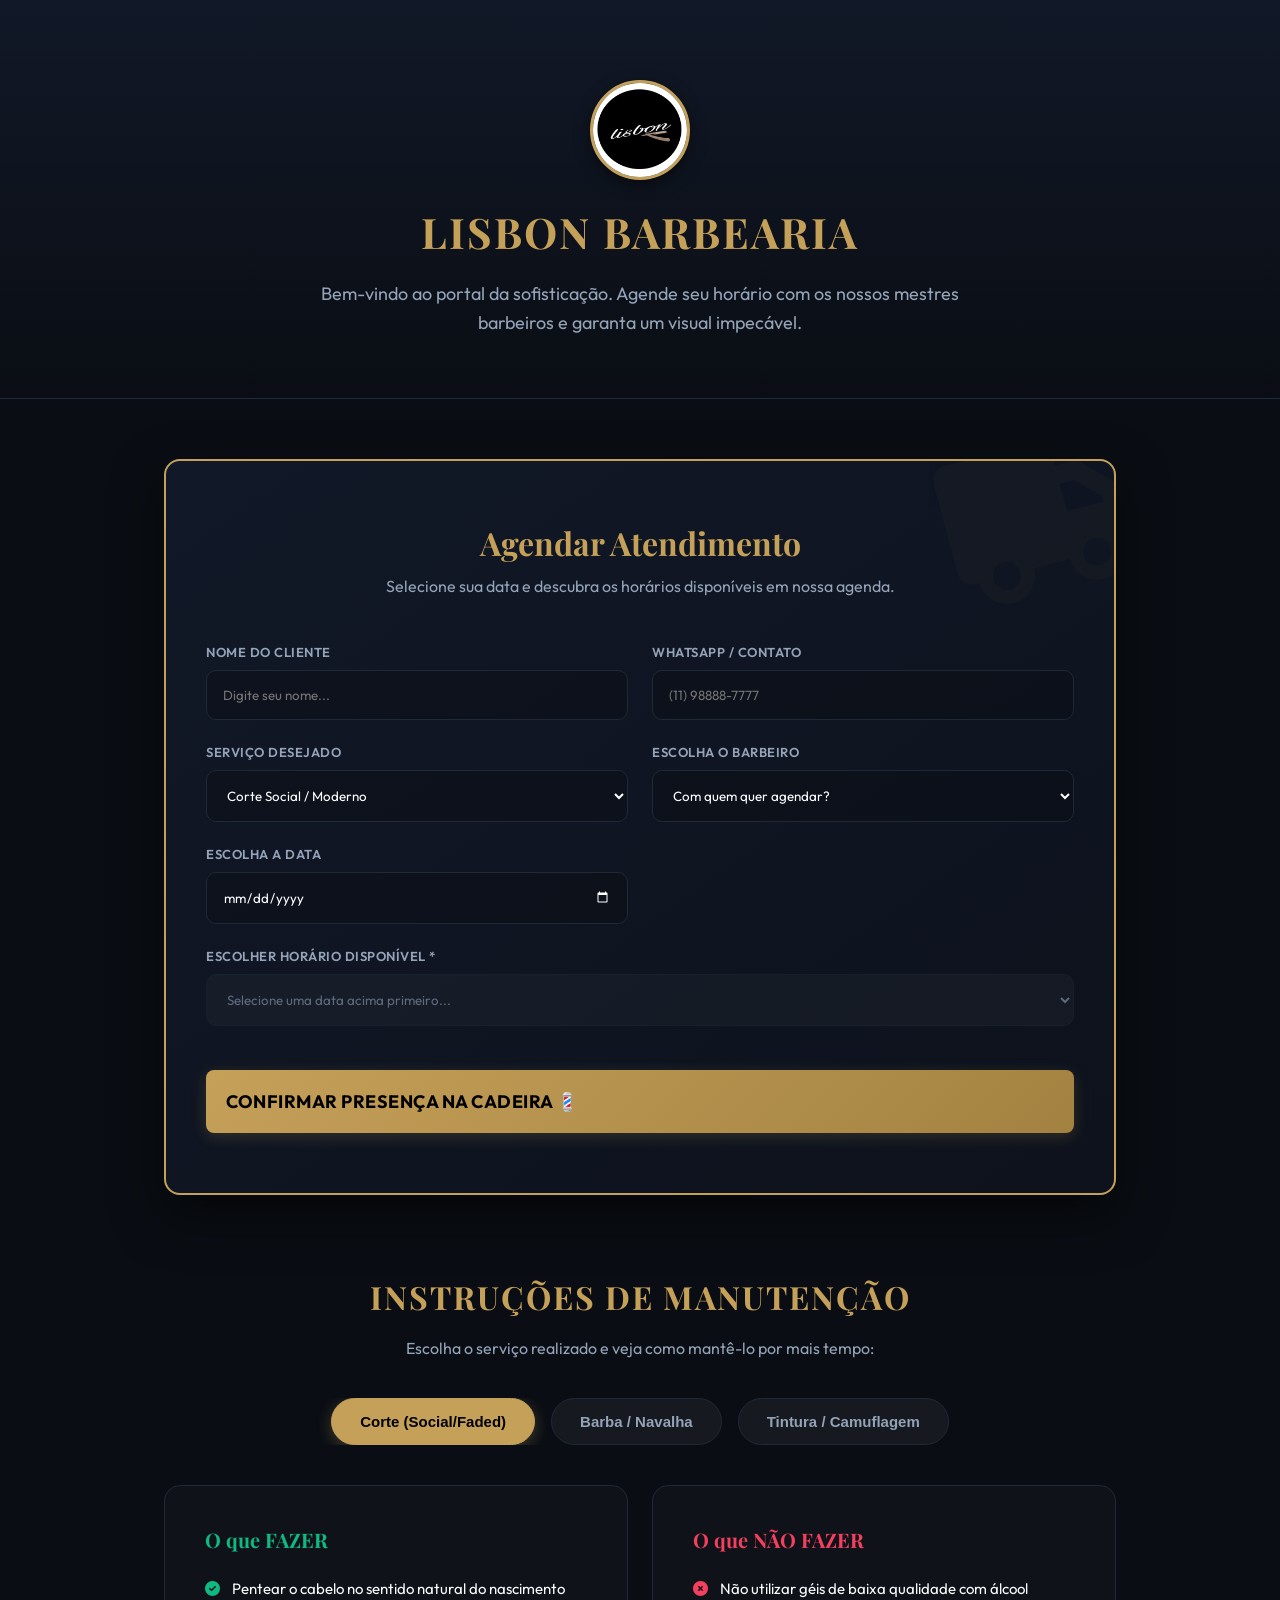
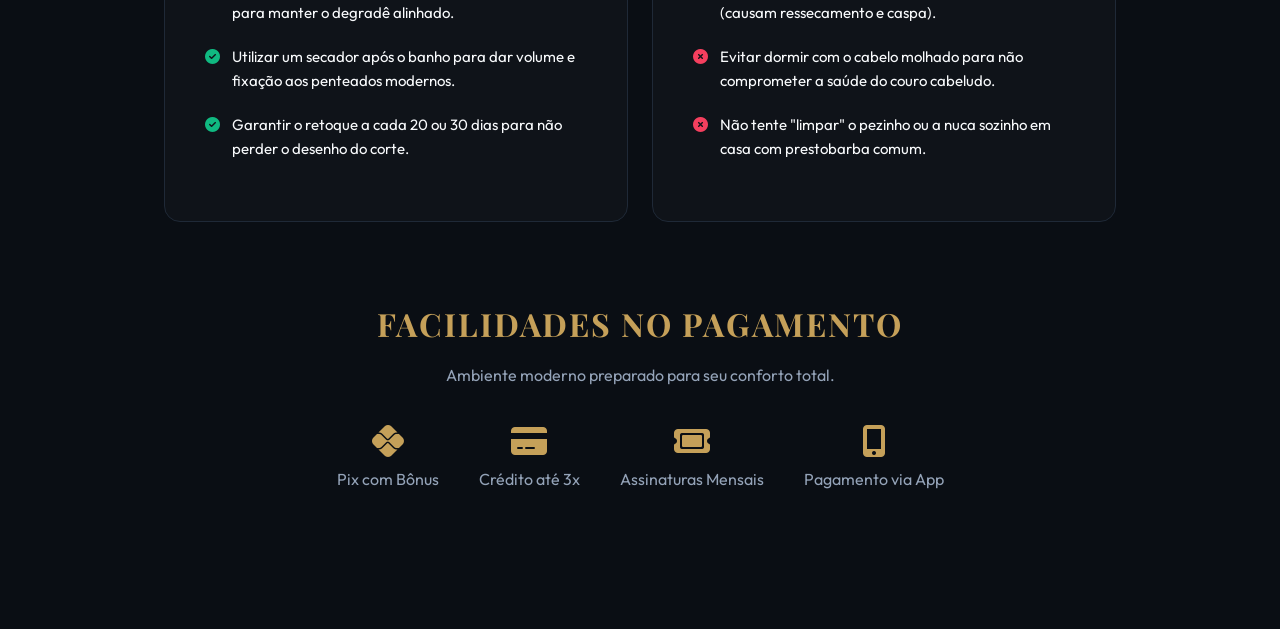
<file: portal.html>
<!DOCTYPE html>
<html lang="pt-BR">
<head>
    <meta charset="UTF-8">
    <meta name="viewport" content="width=device-width, initial-scale=1.0">
    <title>Lisbon Barbearia - Espaço do Cliente</title>
    
    <!-- Modern Typography -->
    <link rel="preconnect" href="https://fonts.googleapis.com">
    <link rel="preconnect" href="https://fonts.gstatic.com" crossorigin>
    <link href="https://fonts.googleapis.com/css2?family=Playfair+Display:wght@400;700&family=Outfit:wght@300;400;500;600;700&display=swap" rel="stylesheet">
    
    <!-- Icons -->
    <link rel="stylesheet" href="https://cdnjs.cloudflare.com/ajax/libs/font-awesome/6.4.0/css/all.min.css">
    
    <!-- Using Admin CSS for base styles -->
    <link rel="stylesheet" href="styles.css">
    
    <style>
        /* Portal-specific overrides */
        body { overflow-y: auto; background: var(--bg-main); padding-bottom: 80px; }
        
        .portal-header {
            text-align: center;
            padding: 80px 20px 60px;
            background: linear-gradient(180deg, var(--sidebar-bg) 0%, var(--bg-main) 100%);
            border-bottom: 1px solid var(--border);
        }
        
        .portal-header h1 {
            font-family: var(--font-heading);
            color: var(--primary);
            font-size: 42px;
            margin-bottom: 20px;
            text-transform: uppercase;
            letter-spacing: 2px;
        }
        
        .portal-header p {
            color: var(--text-muted);
            font-size: 18px;
            max-width: 650px;
            margin: 0 auto;
            line-height: 1.6;
        }
        
        .content-container {
            max-width: 1000px;
            margin: 0 auto;
            padding: 60px 24px;
        }
        
        /* Booking Box */
        .booking-card {
            background: linear-gradient(145deg, var(--card-bg) 0%, #0d121c 100%);
            border: 2px solid var(--primary);
            padding: 60px 40px;
            border-radius: var(--radius-lg);
            margin-bottom: 80px;
            box-shadow: 0 20px 50px rgba(0,0,0,0.6);
            position: relative;
            overflow: hidden;
        }
        
        .booking-card::before {
            content: "\f0d1"; /* Razor Icon FontAwesome */
            font-family: 'Font Awesome 6 Free';
            font-weight: 900;
            position: absolute;
            top: -20px;
            right: -20px;
            font-size: 150px;
            color: var(--primary);
            opacity: 0.03;
            transform: rotate(-15deg);
        }
        
        .section-title {
            font-family: var(--font-heading);
            font-size: 32px;
            margin-top: 80px;
            margin-bottom: 20px;
            color: var(--primary);
            text-align: center;
            text-transform: uppercase;
            letter-spacing: 2px;
        }
        
        .section-subtitle {
            text-align: center;
            color: var(--text-muted);
            margin-bottom: 40px;
            font-size: 16px;
        }
        
        /* Grooming Tips Grid */
        .tips-grid {
            display: grid;
            grid-template-columns: repeat(auto-fit, minmax(300px, 1fr));
            gap: 32px;
        }
        
        .tip-card {
            background: var(--card-bg);
            border: 1px solid var(--border);
            padding: 40px 30px;
            border-radius: var(--radius-lg);
            text-align: center;
            transition: var(--transition);
        }
        
        .tip-card:hover {
            transform: translateY(-10px);
            border-color: var(--primary);
            box-shadow: 0 15px 30px rgba(197, 160, 89, 0.1);
        }
        
        .tip-icon {
            font-size: 48px;
            color: var(--primary);
            margin-bottom: 24px;
        }
        
        .tip-card h3 {
            font-family: var(--font-heading);
            font-size: 22px;
            margin-bottom: 16px;
            color: var(--text-dark);
        }
        
        .tip-card p {
            color: var(--text-muted);
            font-size: 15px;
            line-height: 1.7;
        }
        
        /* Interactive Instruction Tabs */
        .tabs-header {
            display: flex;
            gap: 16px;
            overflow-x: auto;
            margin: 40px 0;
            justify-content: center;
        }
        
        .tab-btn {
            background: rgba(255,255,255,0.05);
            color: var(--text-muted);
            border: 1px solid var(--border);
            padding: 14px 28px;
            border-radius: 30px;
            cursor: pointer;
            font-size: 15px;
            font-weight: 600;
            transition: var(--transition);
            white-space: nowrap;
        }
        
        .tab-btn.active, .tab-btn:hover {
            background: var(--primary);
            color: #000;
            border-color: var(--primary);
            box-shadow: 0 4px 15px rgba(197, 160, 89, 0.3);
        }
        
        .tab-content {
            display: none;
            animation: fadeInUp 0.5s ease-out;
        }
        
        .tab-content.active {
            display: block;
        }
        
        .dos-donts-grid {
            display: grid;
            grid-template-columns: 1fr 1fr;
            gap: 24px;
        }
        
        @media(max-width: 768px) { .dos-donts-grid { grid-template-columns: 1fr; } }
        
        .list-box {
            background: rgba(255,255,255,0.02);
            border: 1px solid var(--border);
            border-radius: var(--radius-lg);
            padding: 40px;
        }
        
        .list-box h4 {
            font-family: var(--font-heading);
            font-size: 20px;
            margin-bottom: 24px;
            display: flex;
            align-items: center;
            gap: 12px;
        }
        
        .list-box.do h4 { color: #10b981; }
        .list-box.dont h4 { color: #f43f5e; }
        
        .list-box ul { list-style: none; }
        .list-box li {
            margin-bottom: 20px;
            font-size: 15px;
            color: var(--text-dark);
            display: flex;
            align-items: flex-start;
            gap: 12px;
            line-height: 1.6;
        }
        
        .list-box.do li::before { content: "\f058"; font-family: 'Font Awesome 6 Free'; font-weight: 900; color: #10b981; }
        .list-box.dont li::before { content: "\f057"; font-family: 'Font Awesome 6 Free'; font-weight: 900; color: #f43f5e; }
        
        /* Payment Styles */
        .payment-methods {
            display: flex;
            justify-content: center;
            gap: 40px;
            margin-top: 40px;
            flex-wrap: wrap;
        }
        
        .pay-item {
            display: flex;
            flex-direction: column;
            align-items: center;
            gap: 12px;
            color: var(--text-muted);
            transition: var(--transition);
        }
        
        .pay-item i { font-size: 32px; color: var(--primary); }
        .pay-item:hover { color: var(--primary); transform: scale(1.1); }

        /* Style for Select Options */
        select option {
            background-color: #1a202c; /* Deep dark background */
            color: #fff;
            padding: 10px;
        }
    </style>
</head>
<body>
    
    <header class="portal-header">
        <img src="logo.png" alt="Lisbon Logo" style="width: 100px; height: 100px; border-radius: 50%; border: 3px solid var(--primary); margin-bottom: 20px; box-shadow: 0 5px 15px rgba(0,0,0,0.5);">
        <h1>Lisbon Barbearia</h1>
        <p>Bem-vindo ao portal da sofisticação. Agende seu horário com os nossos mestres barbeiros e garanta um visual impecável.</p>
    </header>

    <div class="content-container">
        
        <!-- Booking Section -->
        <div class="booking-card">
            <h2 style="font-family: var(--font-heading); color: var(--primary); text-align: center; font-size: 32px; margin-bottom: 12px;">Agendar Atendimento</h2>
            <p style="text-align: center; color: var(--text-muted); margin-bottom:48px;">Selecione sua data e descubra os horários disponíveis em nossa agenda.</p>
            
            <form id="portal-form" style="display: grid; grid-template-columns: repeat(2, 1fr); gap: 24px;">
                <div style="display: flex; flex-direction: column;">
                    <label style="color:var(--text-muted); margin-bottom:10px; font-size:13px; font-weight:600; text-transform:uppercase; letter-spacing:0.5px;">Nome do Cliente</label>
                    <input type="text" id="p-nome" required placeholder="Digite seu nome..." style="padding:16px; border-radius:10px; border:1px solid var(--border); background:rgba(0,0,0,0.2); color:#fff; font-family:inherit; outline:none;">
                </div>
                <div style="display: flex; flex-direction: column;">
                    <label style="color:var(--text-muted); margin-bottom:10px; font-size:13px; font-weight:600; text-transform:uppercase; letter-spacing:0.5px;">WhatsApp / Contato</label>
                    <input type="tel" id="p-telefone" required placeholder="(11) 98888-7777" style="padding:16px; border-radius:10px; border:1px solid var(--border); background:rgba(0,0,0,0.2); color:#fff; font-family:inherit; outline:none;">
                </div>
                <div style="display: flex; flex-direction: column;">
                    <label style="color:var(--text-muted); margin-bottom:10px; font-size:13px; font-weight:600; text-transform:uppercase; letter-spacing:0.5px;">Serviço Desejado</label>
                    <select id="p-procedimento" required style="padding:16px; border-radius:10px; border:1px solid var(--border); background:rgba(0,0,0,0.2); color:#fff; font-family:inherit; outline:none;">
                        <option value="Corte">Corte Social / Moderno</option>
                        <option value="Barba">Barba Therapy</option>
                        <option value="Combo">Combo (Cabelo + Barba)</option>
                        <option value="Sobrancelha">Design de Sobrancelha</option>
                        <option value="Tintura">Pintura e Camuflagem</option>
                        <option value="Outro">Ajuste / Outros</option>
                    </select>
                </div>
                <div style="display: flex; flex-direction: column;">
                    <label style="color:var(--text-muted); margin-bottom:10px; font-size:13px; font-weight:600; text-transform:uppercase; letter-spacing:0.5px;">Escolha o Barbeiro</label>
                    <select id="p-barbeiro" required style="padding:16px; border-radius:10px; border:1px solid var(--border); background:rgba(0,0,0,0.2); color:#fff; font-family:inherit; outline:none;">
                        <option value="" disabled selected>Com quem quer agendar?</option>
                        <option value="Will">Will</option>
                        <option value="Boy">Boy</option>
                    </select>
                </div>
                <div style="display: flex; flex-direction: column;">
                    <label style="color:var(--text-muted); margin-bottom:10px; font-size:13px; font-weight:600; text-transform:uppercase; letter-spacing:0.5px;">Escolha a Data</label>
                    <input type="date" id="p-data" required style="padding:16px; border-radius:10px; border:1px solid var(--border); background:rgba(0,0,0,0.2); color:#fff; font-family:inherit; color-scheme: dark; outline:none;">
                </div>
                
                <div style="grid-column: 1 / -1; display: flex; flex-direction: column;">
                    <label style="color:var(--text-muted); margin-bottom:10px; font-size:13px; font-weight:600; text-transform:uppercase; letter-spacing:0.5px;">Escolher Horário Disponível *</label>
                    <select id="p-horarios" disabled required style="padding:16px; border-radius:10px; border:1px solid var(--border); background:rgba(255,255,255,0.05); color:var(--text-muted); font-family:inherit; opacity:0.6; transition: 0.3s; cursor:not-allowed; outline:none;">
                        <option value="">Selecione uma data acima primeiro...</option>
                    </select>
                </div>
                
                <button type="submit" class="btn-primary" style="grid-column: 1 / -1; margin-top:20px; padding: 20px; font-size: 18px;">
                    Confirmar Presença na Cadeira 💈
                </button>
            </form>

            <div id="p-sucesso" style="display:none; text-align:center; padding: 40px; color: #10b981; animation: fadeInUp 0.5s ease;">
                <i class="fa-solid fa-circle-check" style="font-size:70px; margin-bottom:20px;"></i>
                <h3 style="font-family: var(--font-heading); font-size: 28px; margin-bottom: 12px;">Reserva Concluída!</h3>
                <p style="color: var(--text-muted); font-size: 16px;">Obrigado! Sua vaga está garantida. Mandaremos uma confirmação oficial via WhatsApp em breve.</p>
            </div>
        </div>
        

        <!-- Post-Cut Instructions -->
        <h2 class="section-title">Instruções de Manutenção</h2>
        <p class="section-subtitle">Escolha o serviço realizado e veja como mantê-lo por mais tempo:</p>

        <div class="tabs-header">
            <button class="tab-btn active" onclick="openTab('tab-corte')">Corte (Social/Faded)</button>
            <button class="tab-btn" onclick="openTab('tab-barba')">Barba / Navalha</button>
            <button class="tab-btn" onclick="openTab('tab-tintura')">Tintura / Camuflagem</button>
        </div>

        <!-- ABA CORTE -->
        <div id="tab-corte" class="tab-content active">
            <div class="dos-donts-grid">
                <div class="list-box do">
                    <h4>O que FAZER</h4>
                    <ul>
                        <li>Pentear o cabelo no sentido natural do nascimento para manter o degradê alinhado.</li>
                        <li>Utilizar um secador após o banho para dar volume e fixação aos penteados modernos.</li>
                        <li>Garantir o retoque a cada 20 ou 30 dias para não perder o desenho do corte.</li>
                    </ul>
                </div>
                <div class="list-box dont">
                    <h4>O que NÃO FAZER</h4>
                    <ul>
                        <li>Não utilizar géis de baixa qualidade com álcool (causam ressecamento e caspa).</li>
                        <li>Evitar dormir com o cabelo molhado para não comprometer a saúde do couro cabeludo.</li>
                        <li>Não tente "limpar" o pezinho ou a nuca sozinho em casa com prestobarba comum.</li>
                    </ul>
                </div>
            </div>
        </div>

        <!-- ABA BARBA -->
        <div id="tab-barba" class="tab-content">
            <div class="dos-donts-grid">
                <div class="list-box do">
                    <h4>O que FAZER</h4>
                    <ul>
                        <li>Fazer compressas de água morna se notar pelos encravados após a navalha.</li>
                        <li>Pentear a barba com pentes de madeira para evitar a eletricidade estática (frizz).</li>
                        <li>Usar Balm para modelar os fios maiores e diminuir o volume desordenado.</li>
                    </ul>
                </div>
                <div class="list-box dont">
                    <h4>O que NÃO FAZER</h4>
                    <ul>
                        <li>NÃO coçar o rosto se a barba estiver crescendo; utilize óleos para acalmar a pele.</li>
                        <li>EVITE alimentos que possam sujar a área do bigode antes de importantes compromissos.</li>
                        <li>Não subestime a hidratação; barba seca quebra e fica com aspecto descuidadado.</li>
                    </ul>
                </div>
            </div>
        </div>

        <!-- ABA TINTURA -->
        <div id="tab-tintura" class="tab-content">
            <div class="dos-donts-grid">
                <div class="list-box do">
                    <h4>O que FAZER</h4>
                    <ul>
                        <li>Utilizar shampoos suaves projetados para cabelos coloridos.</li>
                        <li>Lavar com água fria ou morna; a água muito quente desbota a tinta rapidamente.</li>
                        <li>Aplicar protetor solar capilar se for passar muito tempo exposto ao sol.</li>
                    </ul>
                </div>
                <div class="list-box dont">
                    <h4>O que NÃO FAZER</h4>
                    <ul>
                        <li>NÃO utilize shampoos de limpeza profunda ou anti-caspa (eles removem o pigmento).</li>
                        <li>Evite piscinas cloradas nos primeiros 3 dias após a aplicação da tintura.</li>
                        <li>Não tente retocar a raiz ou as pontas sem a supervisão de um profissional barber.</li>
                    </ul>
                </div>
            </div>
        </div>

        <!-- Payments and Ease -->
        <h2 class="section-title">Facilidades no Pagamento</h2>
        <p class="section-subtitle">Ambiente moderno preparado para seu conforto total.</p>
        
        <div class="payment-methods">
            <div class="pay-item">
                <i class="fa-brands fa-pix"></i>
                <span>Pix com Bônus</span>
            </div>
            <div class="pay-item">
                <i class="fa-solid fa-credit-card"></i>
                <span>Crédito até 3x</span>
            </div>
            <div class="pay-item">
                <i class="fa-solid fa-ticket"></i>
                <span>Assinaturas Mensais</span>
            </div>
            <div class="pay-item">
                <i class="fa-solid fa-mobile-screen-button"></i>
                <span>Pagamento via App</span>
            </div>
        </div>

    </div>

    <script>
        // --- Availability Logic ---
        const businessHours = ["09:00", "10:00", "11:00", "13:00", "14:00", "15:00", "16:00", "17:00", "18:00", "19:00"];
        const inputData = document.getElementById('p-data');
        const hSelect = document.getElementById('p-horarios');
        
        // Block past dates
        inputData.min = new Date().toISOString().split("T")[0];

        inputData.addEventListener('change', function() {
            const dataSec = this.value;
            if (!dataSec) return;

            // Load logic matching admin's storage
            const dbConsultas = JSON.parse(localStorage.getItem('barberWeb_consultas') || '[]');
            const bookedH = dbConsultas
                            .filter(c => c.data === dataSec)
                            .map(c => c.horario);
            
            const remaining = businessHours.filter(h => !bookedH.includes(h));

            hSelect.disabled = false;
            hSelect.style.cursor = 'pointer';
            hSelect.style.opacity = '1';
            hSelect.style.color = '#fff';

            if(remaining.length === 0) {
                hSelect.innerHTML = '<option value="" style="background-color: #111827;">Poxa! Nossos mestres estão com a agenda lotada. Tente outro dia.</option>';
                hSelect.disabled = true;
            } else {
                hSelect.innerHTML = '<option value="" style="background-color: #111827;">Escolha um dos horários disponíveis:</option>' + 
                                     remaining.map(h => `<option value="${h}" style="background-color: #111827;">${h}</option>`).join('');
            }
        });

        // Booking Submit
        document.getElementById('portal-form').addEventListener('submit', function(e) {
            e.preventDefault();
            
            const d = document.getElementById('p-data').value;
            const h = document.getElementById('p-horarios').value;
            const dbConsultas = JSON.parse(localStorage.getItem('barberWeb_consultas') || '[]');

            // Safety check
            if (dbConsultas.some(c => c.data === d && c.horario === h)) {
                alert("Ops! Alguém já reservou este horário segundos atrás. Por favor, escolha outro.");
                return;
            }

            const newObj = {
                id: "BWEB_" + Date.now().toString(),
                nome: document.getElementById('p-nome').value,
                telefone: document.getElementById('p-telefone').value,
                procedimento: document.getElementById('p-procedimento').value,
                barbeiro: document.getElementById('p-barbeiro').value,
                data: d,
                horario: h
            };

            // Save to Agenda
            dbConsultas.push(newObj);
            localStorage.setItem('barberWeb_consultas', JSON.stringify(dbConsultas));

            // Save/Update Customer Record
            const dbPatients = JSON.parse(localStorage.getItem('barberWeb_pacientes') || '[]');
            if(!dbPatients.some(p => p.telefone === newObj.telefone)){
                dbPatients.push({id: "PX_" + Date.now(), nome: newObj.nome, telefone: newObj.telefone});
                localStorage.setItem('barberWeb_pacientes', JSON.stringify(dbPatients));
            }

            // UI Switch
            document.getElementById('portal-form').style.display = 'none';
            document.getElementById('p-sucesso').style.display = 'block';
            window.scrollTo({ top: 0, behavior: 'smooth' });
        });

        // Tab System
        function openTab(tabId) {
            document.querySelectorAll('.tab-btn').forEach(btn => btn.classList.remove('active'));
            document.querySelectorAll('.tab-content').forEach(content => content.classList.remove('active'));
            
            event.target.classList.add('active');
            document.getElementById(tabId).classList.add('active');
        }
    </script>
</body>
</html>
</file>
<file: styles.css>
:root {
    /* Color Palette - Premium Barbearia (Midnight Blue & Vintage Gold) */
    --bg-main: #0a0e14; 
    --sidebar-bg: #111827;
    --primary: #c5a059; /* Ouro envelhecido */
    --primary-hover: #a38241;
    --secondary: #e5e7eb; /* Chrome/Prata */
    --accent: #8b4513; /* Madeira/Couro */
    --text-dark: #f8fafc;
    --text-muted: #94a3b8;
    --border: #1f2937;
    --card-bg: #111827;
    
    /* Variables */
    --transition: all 0.3s cubic-bezier(0.4, 0, 0.2, 1);
    --shadow-sm: 0 1px 3px rgba(0,0,0,0.5);
    --shadow-md: 0 8px 12px -1px rgba(0,0,0,0.6);
    --shadow-lg: 0 10px 20px -3px rgba(0,0,0,0.7);
    --radius-md: 12px;
    --radius-lg: 16px;
    --font-heading: 'Playfair Display', serif;
    --font-body: 'Outfit', sans-serif;
}

* {
    margin: 0;
    padding: 0;
    box-sizing: border-box;
}

body {
    font-family: var(--font-body);
    background-color: var(--bg-main);
    color: var(--text-dark);
    -webkit-font-smoothing: antialiased;
}

.app-container {
    display: flex;
    height: 100vh;
    overflow: hidden;
}

/* Sidebar */
.sidebar {
    width: 280px;
    background-color: var(--sidebar-bg);
    border-right: 1px solid var(--border);
    padding: 32px 24px;
    display: flex;
    flex-direction: column;
    box-shadow: var(--shadow-sm);
    z-index: 10;
}

.brand {
    display: flex;
    align-items: center;
    gap: 12px;
    font-family: var(--font-heading);
    font-size: 24px;
    color: var(--primary);
    margin-bottom: 48px;
    letter-spacing: 1px;
}

.brand i {
    font-size: 30px;
    color: var(--primary);
    filter: drop-shadow(0 2px 4px rgba(197, 160, 89, 0.3));
}

.brand span {
    font-weight: 400;
    color: var(--text-dark);
}

.nav-menu {
    display: flex;
    flex-direction: column;
    gap: 12px;
}

.nav-item {
    display: flex;
    align-items: center;
    gap: 14px;
    padding: 14px 18px;
    text-decoration: none;
    color: var(--text-muted);
    font-weight: 500;
    border-radius: var(--radius-md);
    transition: var(--transition);
    border: 1px solid transparent;
}

.nav-item i {
    width: 20px;
    font-size: 18px;
}

.nav-item:hover {
    background-color: rgba(197, 160, 89, 0.05);
    color: var(--primary);
    border-color: rgba(197, 160, 89, 0.1);
    transform: translateX(6px);
}

.nav-item.active {
    background-color: rgba(197, 160, 89, 0.1);
    color: var(--primary);
    border-color: rgba(197, 160, 89, 0.2);
    box-shadow: inset 4px 0 0 var(--primary);
}

/* Main Content */
.main-content {
    flex: 1;
    overflow-y: auto;
    padding: 48px;
    background: radial-gradient(circle at top right, rgba(197, 160, 89, 0.03), transparent 400px);
}

.top-header {
    display: flex;
    justify-content: space-between;
    align-items: center;
    margin-bottom: 40px;
    animation: fadeInDown 0.6s ease-out;
}

.top-header h1 {
    font-family: var(--font-heading);
    font-size: 32px;
    font-weight: 700;
    letter-spacing: -0.5px;
}

.top-header p {
    color: var(--text-muted);
    margin-top: 6px;
    font-size: 15px;
}

.btn-primary {
    background: linear-gradient(135deg, var(--primary), var(--primary-hover));
    color: #000;
    border: none;
    padding: 14px 28px;
    border-radius: 8px;
    font-size: 15px;
    font-weight: 700;
    font-family: inherit;
    cursor: pointer;
    box-shadow: 0 4px 15px rgba(197, 160, 89, 0.2);
    transition: var(--transition);
    display: inline-flex;
    align-items: center;
    gap: 10px;
    text-transform: uppercase;
    letter-spacing: 0.5px;
}

.btn-primary:hover {
    transform: translateY(-2px);
    box-shadow: 0 8px 20px rgba(197, 160, 89, 0.3);
    filter: brightness(1.1);
}

.btn-primary.full-width {
    width: 100%;
    justify-content: center;
}

/* Grid Layout */
.dashboard-grid {
    display: grid;
    grid-template-columns: 1.8fr 1.2fr;
    gap: 28px;
    animation: fadeInUp 0.6s ease-out;
}

.card {
    background-color: var(--card-bg);
    border-radius: var(--radius-lg);
    box-shadow: var(--shadow-md);
    border: 1px solid var(--border);
    display: flex;
    flex-direction: column;
    overflow: hidden;
    transition: var(--transition);
}

.card:hover {
    box-shadow: var(--shadow-lg);
    border-color: rgba(197, 160, 89, 0.2);
}

.card-header {
    padding: 24px 28px;
    border-bottom: 1px solid var(--border);
    display: flex;
    justify-content: space-between;
    align-items: center;
    background: rgba(255,255,255,0.02);
}

.card-header h3 {
    font-family: var(--font-heading);
    font-size: 18px;
    font-weight: 600;
    display: flex;
    align-items: center;
    gap: 10px;
    color: var(--primary);
}

.filters {
    display: flex;
    gap: 10px;
}

.filter-btn {
    background: rgba(255,255,255,0.05);
    border: 1px solid var(--border);
    padding: 8px 16px;
    border-radius: 20px;
    font-size: 13px;
    color: var(--text-muted);
    cursor: pointer;
    transition: var(--transition);
    font-weight: 500;
}

.filter-btn:hover, .filter-btn.active {
    background-color: var(--primary);
    color: #000;
    border-color: var(--primary);
    font-weight: 600;
    box-shadow: 0 2px 8px rgba(197, 160, 89, 0.3);
}

/* Lists */
.appointments-list {
    padding: 16px 28px;
    flex: 1;
    overflow-y: auto;
    max-height: 550px;
}

.appointment-item {
    display: flex;
    justify-content: space-between;
    align-items: center;
    padding: 20px 0;
    border-bottom: 1px solid var(--border);
    transition: var(--transition);
}

.appointment-item:last-child {
    border-bottom: none;
}

.appointment-item:hover {
    background-color: rgba(255,255,255,0.03);
    margin: 0 -16px;
    padding-left: 16px;
    padding-right: 16px;
    border-radius: 8px;
}

.item-info {
    display: flex;
    align-items: center;
    gap: 20px;
}

.time-badge {
    background-color: rgba(197, 160, 89, 0.1);
    color: var(--primary);
    padding: 8px 14px;
    border-radius: 10px;
    font-weight: 700;
    font-size: 15px;
    border: 1px solid rgba(197, 160, 89, 0.2);
    min-width: 70px;
    text-align: center;
}

.patient-details h4 {
    font-size: 16px;
    margin-bottom: 4px;
    font-weight: 600;
}

.patient-details p {
    font-size: 13px;
    color: var(--text-muted);
}

.status-badge {
    padding: 6px 14px;
    border-radius: 20px;
    font-size: 12px;
    font-weight: 600;
    background-color: rgba(197, 160, 89, 0.08);
    color: var(--primary);
    border: 1px solid rgba(197, 160, 89, 0.2);
    text-transform: uppercase;
    letter-spacing: 0.5px;
}

/* WA Button */
.wa-btn {
    background-color: #128c7e;
    color: #fff;
    border: none;
    padding: 8px 14px;
    border-radius: 8px;
    font-size: 13px;
    cursor: pointer;
    font-weight: 600;
    display: inline-flex;
    align-items: center;
    gap: 8px;
    transition: var(--transition);
}

.wa-btn:hover {
    background-color: #075e54;
    transform: translateY(-1px);
    box-shadow: 0 4px 10px rgba(18, 140, 126, 0.3);
}

/* Modal */
.modal-overlay {
    position: fixed;
    top: 0;
    left: 0;
    width: 100%;
    height: 100%;
    background-color: rgba(0, 0, 0, 0.85);
    backdrop-filter: blur(8px);
    display: flex;
    justify-content: center;
    align-items: center;
    z-index: 100;
    opacity: 0;
    pointer-events: none;
    transition: var(--transition);
}

.modal-overlay.active {
    opacity: 1;
    pointer-events: all;
}

.modal-content {
    background-color: var(--card-bg);
    width: 100%;
    max-width: 550px;
    border-radius: var(--radius-lg);
    padding: 40px;
    box-shadow: 0 25px 60px -12px rgba(0, 0, 0, 0.9);
    border: 1px solid var(--border);
    transform: scale(0.9);
    transition: var(--transition);
}

.modal-overlay.active .modal-content {
    transform: scale(1);
}

.modal-header {
    display: flex;
    justify-content: space-between;
    align-items: center;
    margin-bottom: 32px;
}

.modal-header h2 {
    font-family: var(--font-heading);
    font-size: 24px;
    color: var(--primary);
}

.close-btn {
    background: none;
    border: none;
    font-size: 24px;
    color: var(--text-muted);
    cursor: pointer;
    transition: var(--transition);
}
.close-btn:hover { color: var(--primary); transform: rotate(90deg); }

.input-group {
    margin-bottom: 20px;
}

.input-group label {
    display: block;
    margin-bottom: 8px;
    font-size: 14px;
    font-weight: 600;
    color: var(--text-muted);
    text-transform: uppercase;
    letter-spacing: 0.5px;
}

.input-group input, .input-group select {
    width: 100%;
    padding: 12px 16px;
    background-color: #0f172a;
    color: var(--text-dark);
    border: 1px solid var(--border);
    border-radius: 10px;
    font-family: inherit;
    outline: none;
    transition: var(--transition);
}

.input-group input:focus, .input-group select:focus {
    border-color: var(--primary);
    background-color: #111827;
    box-shadow: 0 0 0 4px rgba(197, 160, 89, 0.1);
}

.input-group-row {
    display: flex;
    gap: 20px;
}

.input-group-row .input-group {
    flex: 1;
}

/* Animations */
@keyframes fadeInDown {
    from { opacity: 0; transform: translateY(-30px); }
    to { opacity: 1; transform: translateY(0); }
}

@keyframes fadeInUp {
    from { opacity: 0; transform: translateY(30px); }
    to { opacity: 1; transform: translateY(0); }
}

/* Spotlight Card Styles */
.animated-razor {
    font-size: 70px;
    color: var(--primary);
    margin-bottom: 28px;
    animation: floatRazor 5s ease-in-out infinite;
    filter: drop-shadow(0 0 20px rgba(197, 160, 89, 0.3));
    z-index: 2;
    position: relative;
}

@keyframes floatRazor {
    0% { transform: translateY(0px) rotate(-5deg); }
    50% { transform: translateY(-15px) rotate(5deg); }
    100% { transform: translateY(0px) rotate(-5deg); }
}

.pulse-ring {
    position: absolute;
    width: 180px;
    height: 180px;
    background: radial-gradient(circle, rgba(197, 160, 89, 0.15) 0%, rgba(197, 160, 89, 0) 70%);
    border-radius: 50%;
    top: 50%;
    left: 50%;
    transform: translate(-50%, -50%);
    animation: pulsate 4s ease-out infinite;
    z-index: 1;
}

@keyframes pulsate {
    0% { transform: translate(-50%, -50%) scale(0.6); opacity: 0.8; }
    70% { transform: translate(-50%, -50%) scale(1.6); opacity: 0; }
    100% { transform: translate(-50%, -50%) scale(0.6); opacity: 0; }
}
</file>
